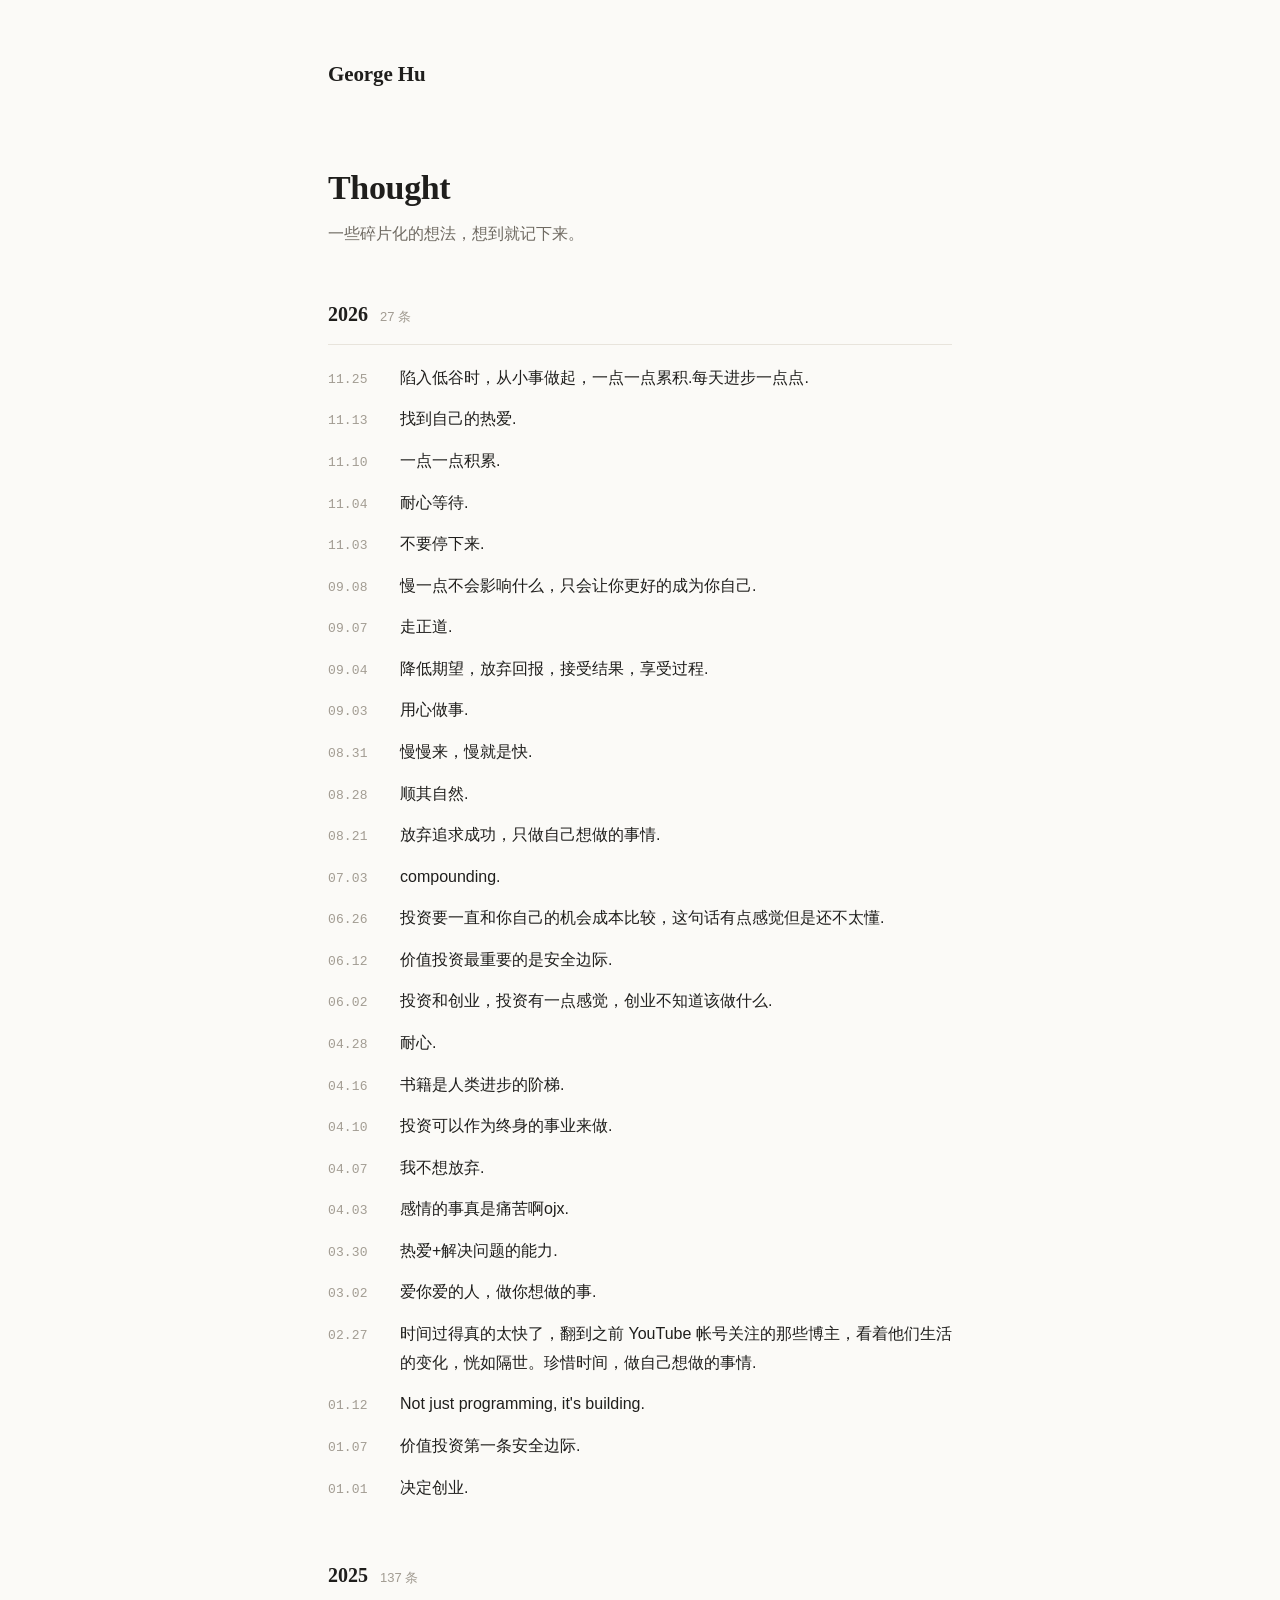
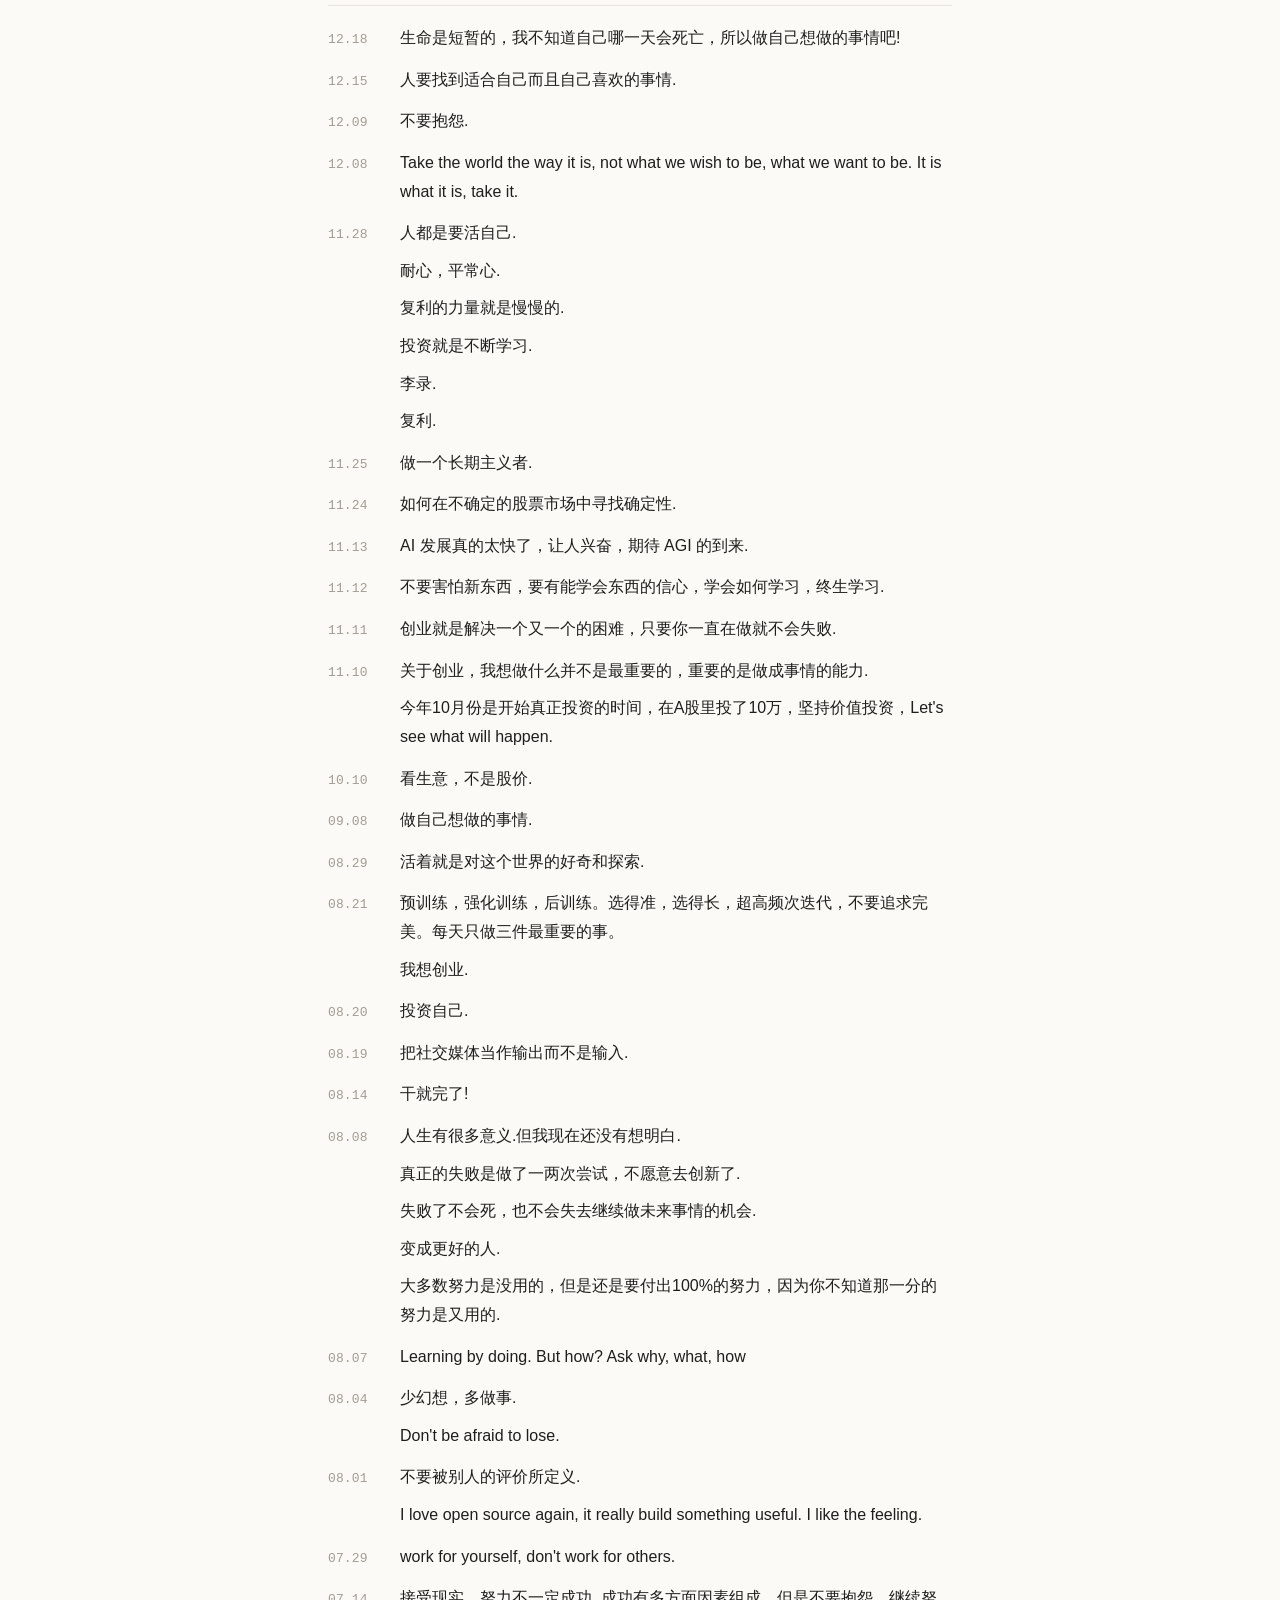
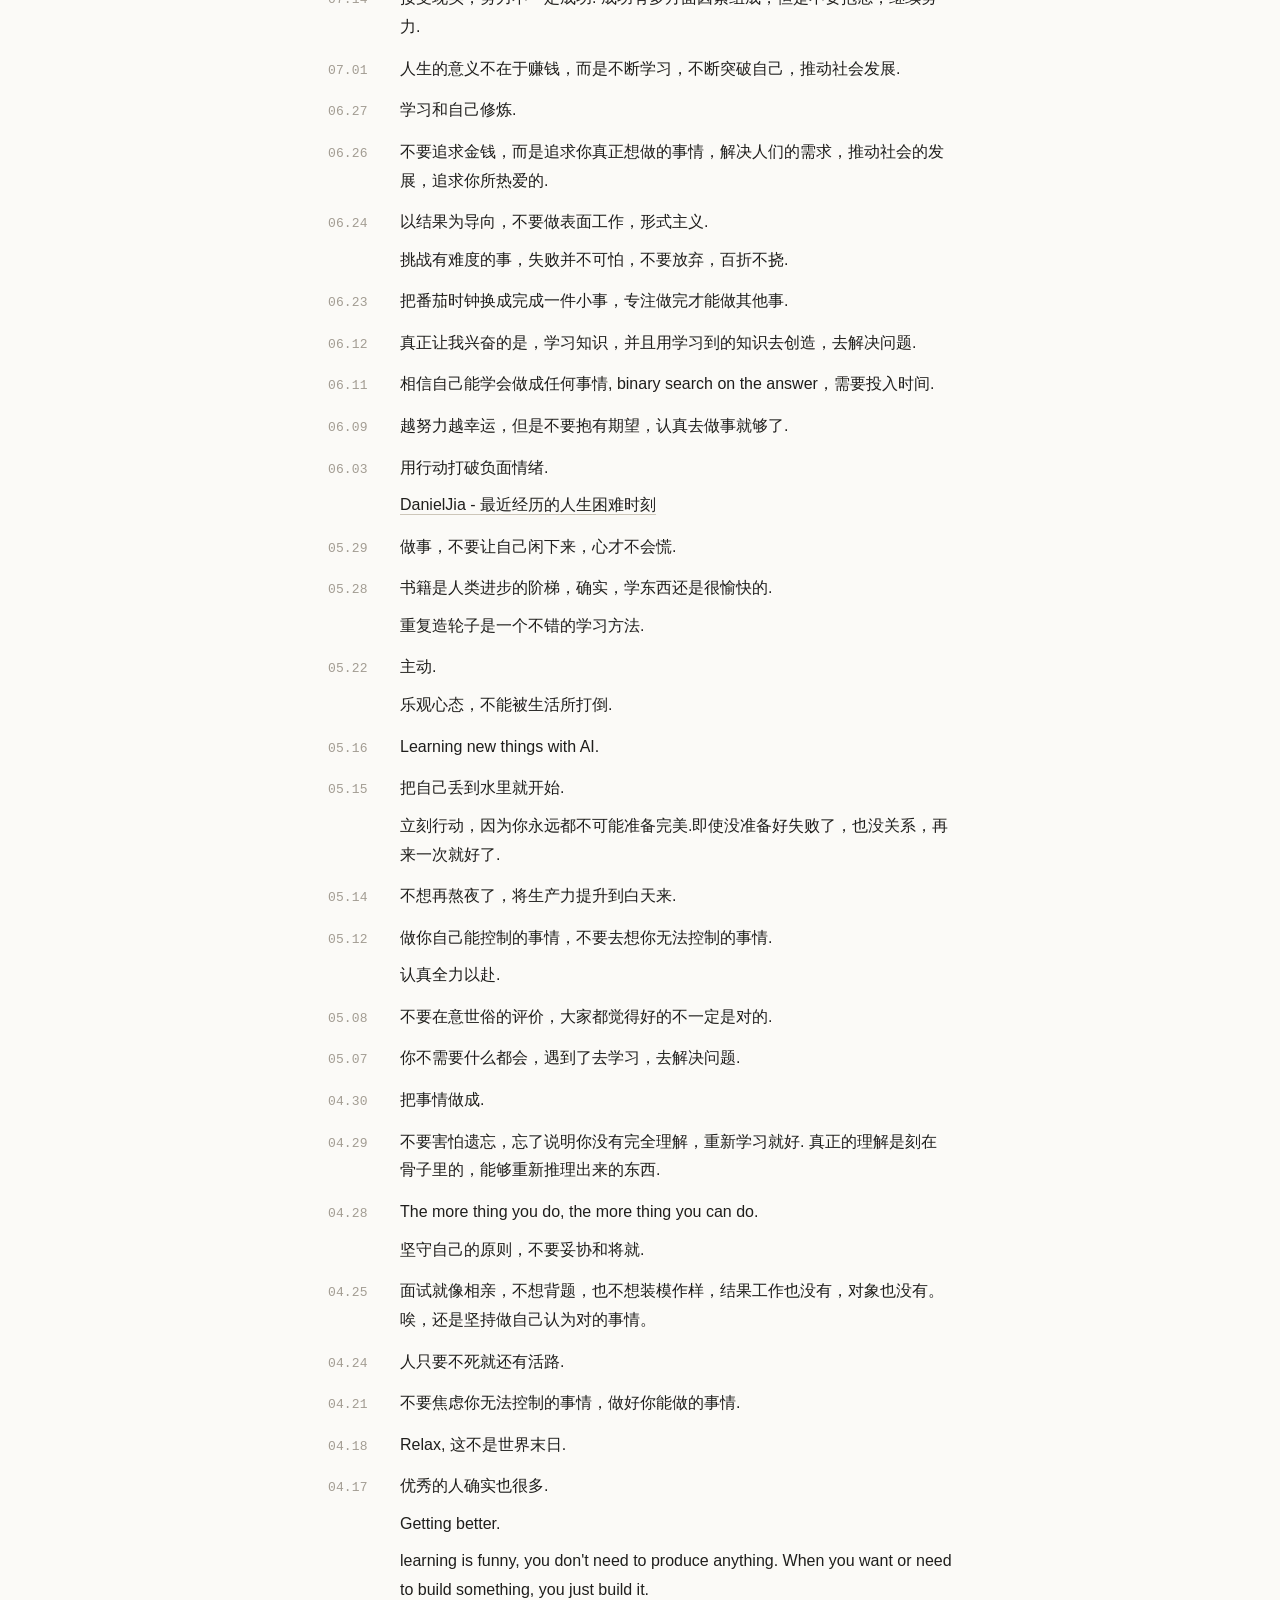
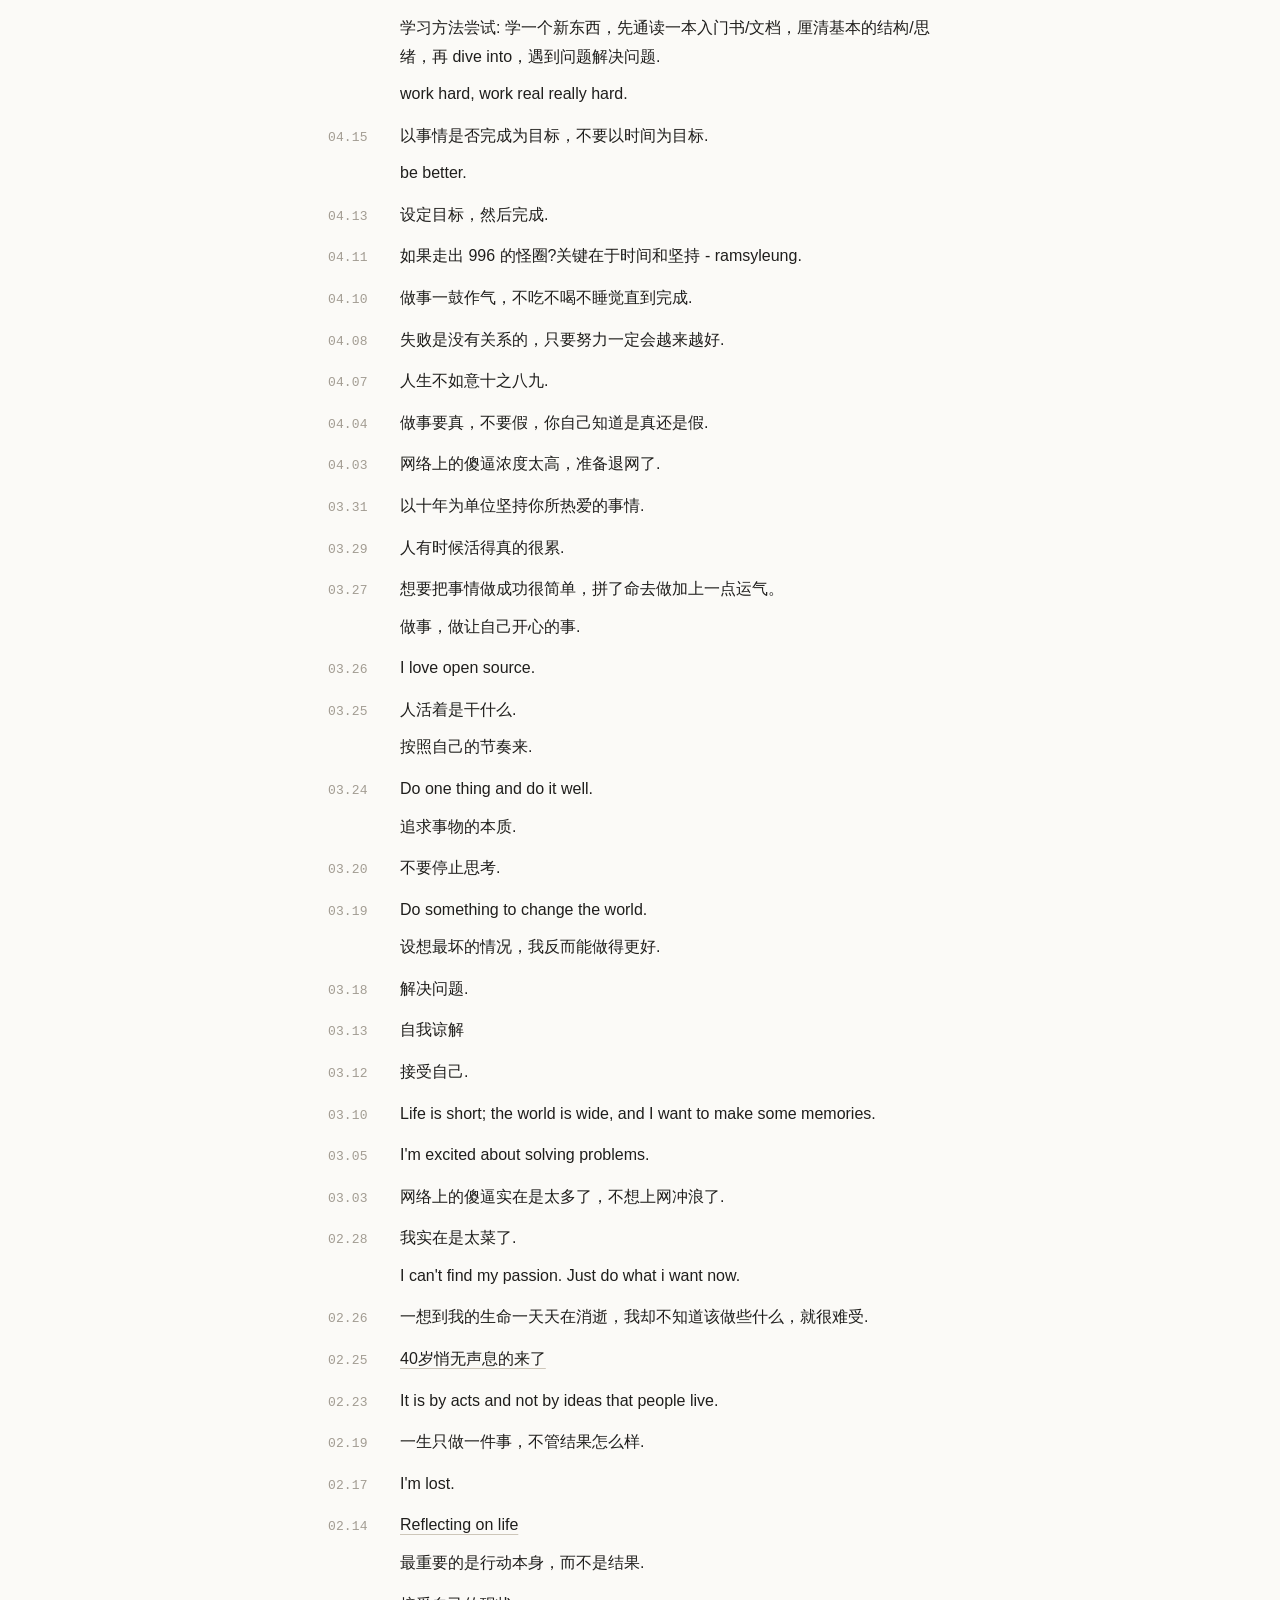
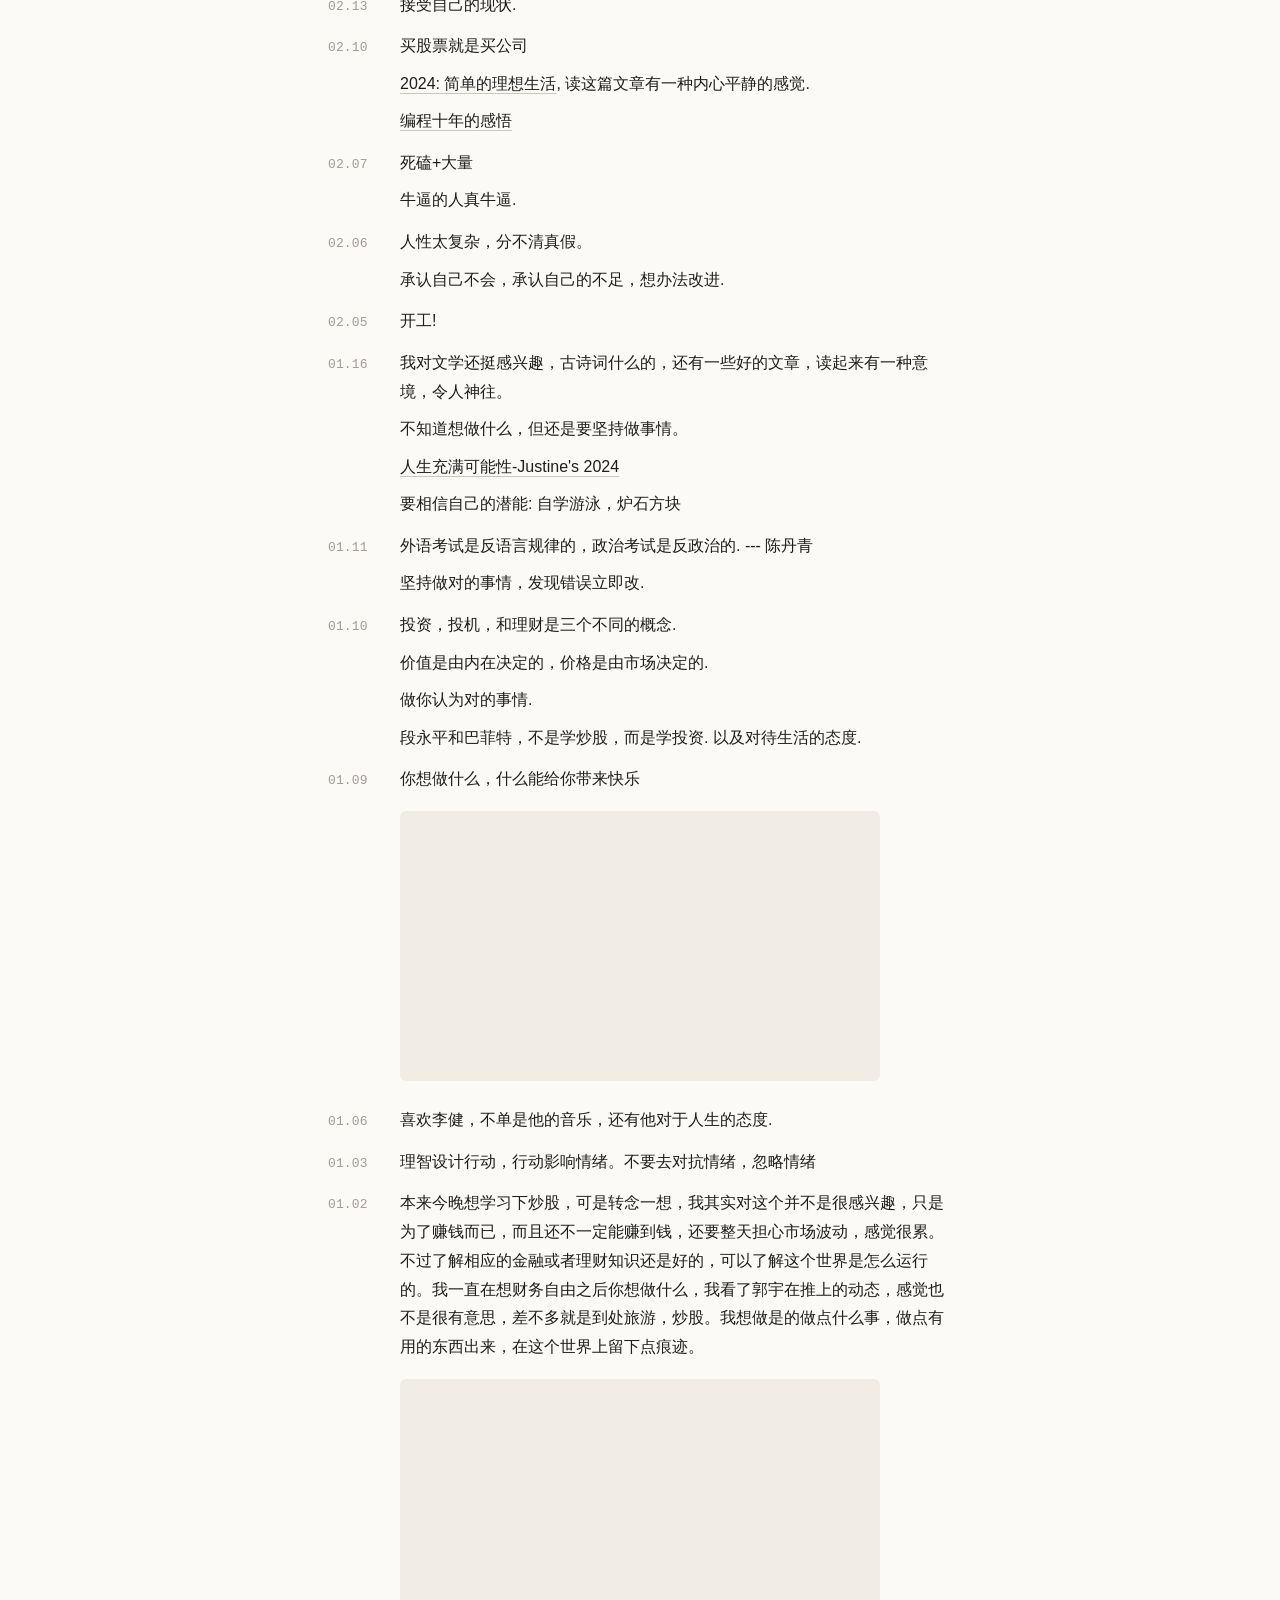
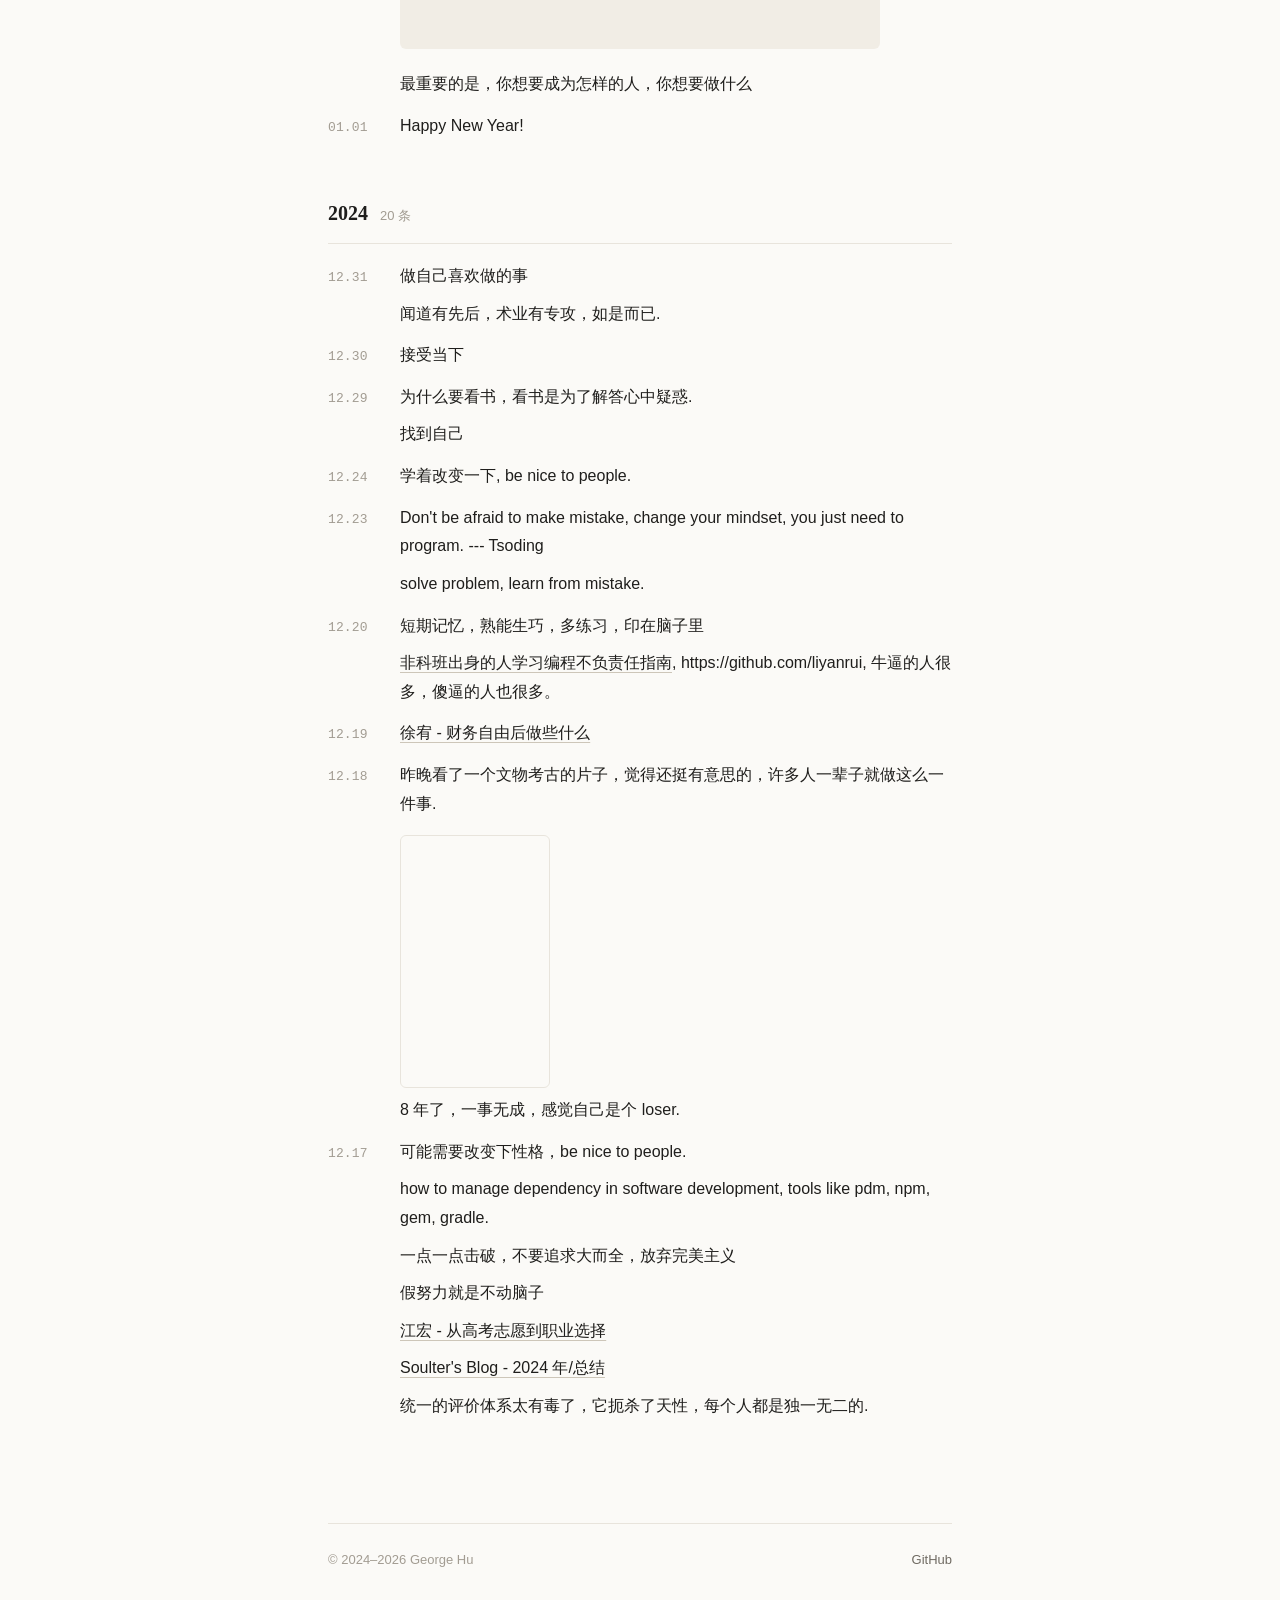
<file: thought.html>
<!DOCTYPE html>
<html lang="zh-CN">
    <head>
        <meta charset="utf-8" />
        <title>George Hu</title>
        <meta http-equiv="refresh" content="0; url=./" />
        <link rel="canonical" href="./" />
    </head>
    <body>
        <p>Thought 已移到<a href="./">首页</a>。</p>
    </body>
</html>
</file>
